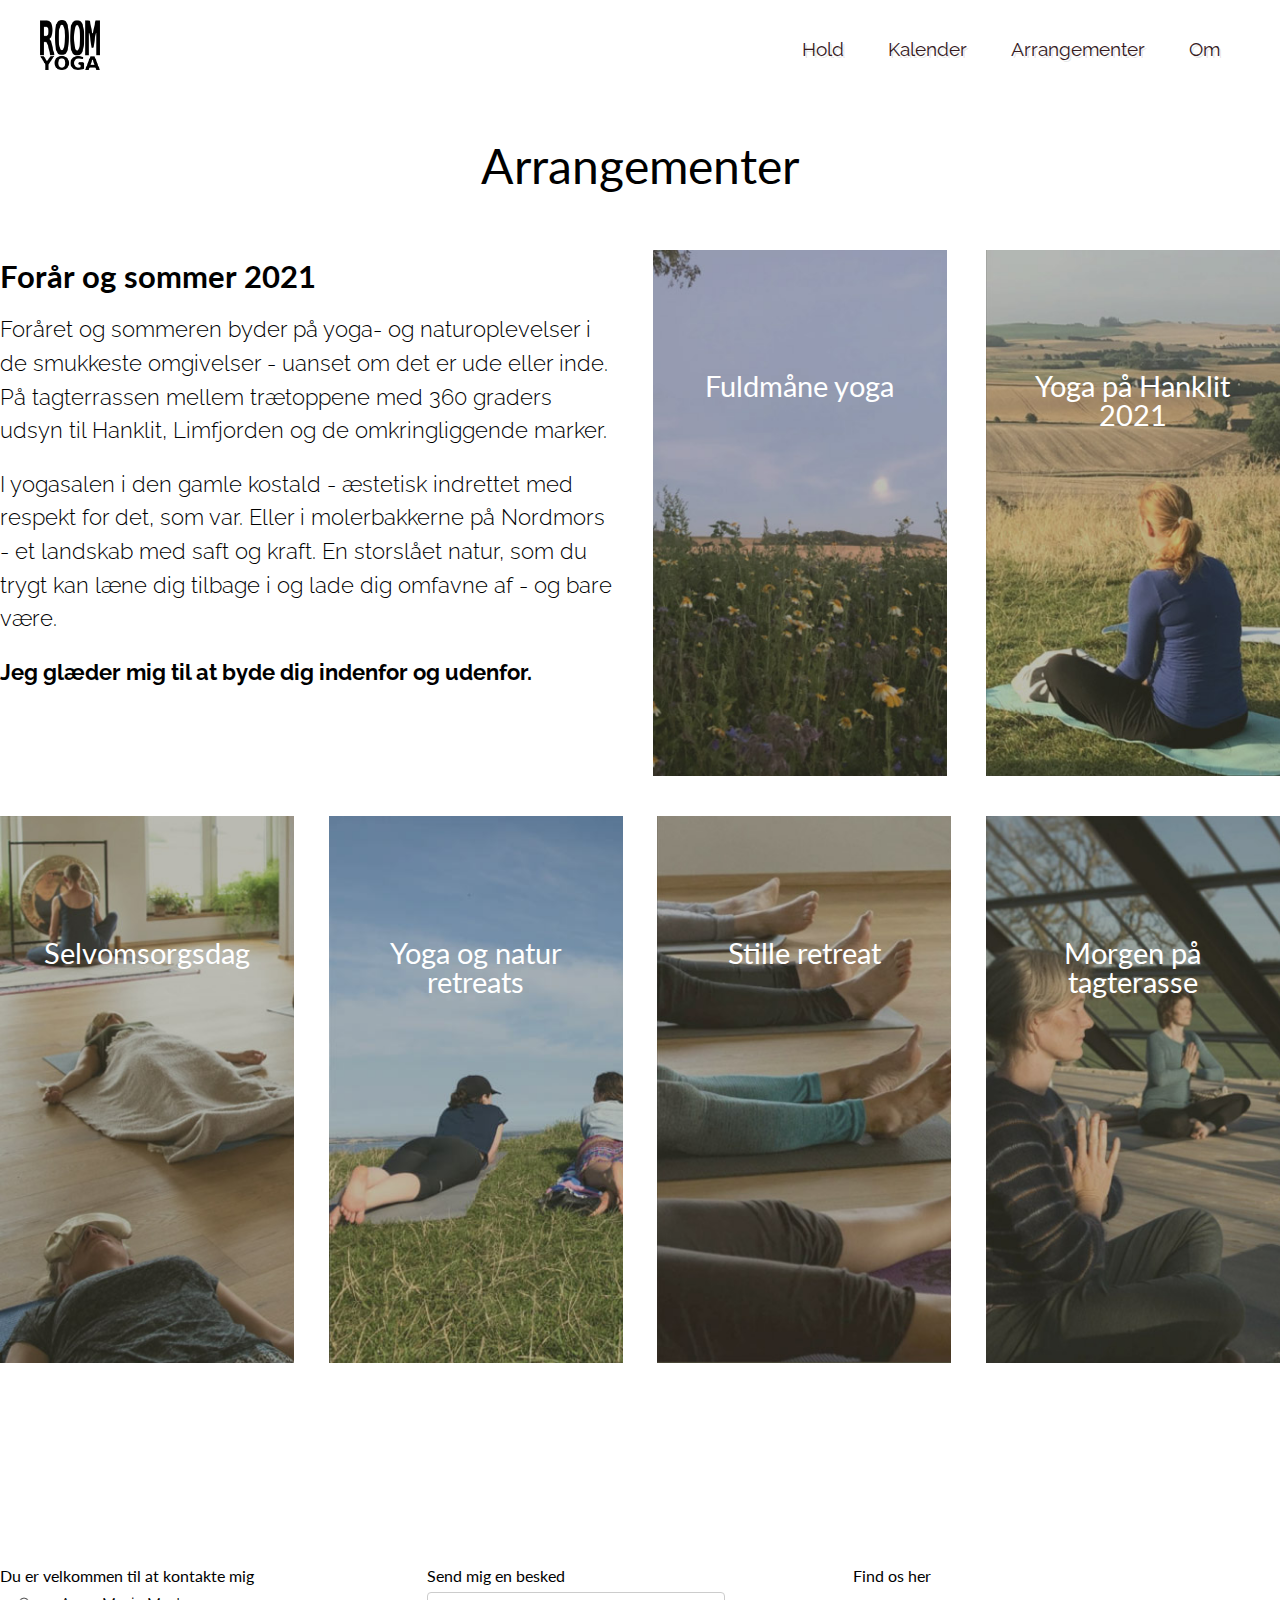
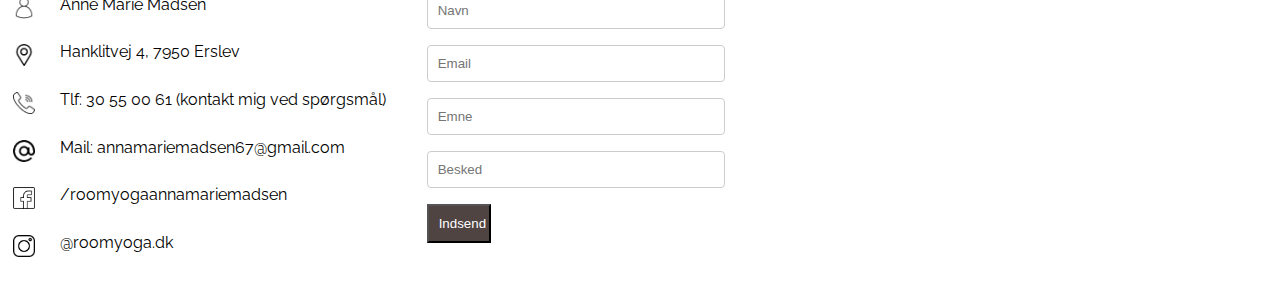
<file: arrangementer.html>
<!DOCTYPE html>
<html lang="da">

<head>
    <meta charset="UTF-8">
    <title>ROOM Yoga</title>
    <link rel="stylesheet" href="css/style.css">
    <link rel="icon" href="img/room.jpg">
    <meta name="keywords" content="ROOM Yoga" />
    <meta name="description" content="ROOM Yoga" />
    <meta name="facebook:title" content="ROOM Yoga">
    <meta name="facebook:description" content="ROOM Yoga" class="next-head">
    <meta name="twitter:title" content="ROOM Yoga">
    <meta name="twitter:description" content="ROOM Yoga">
    <meta name="viewport" content="width=device-width,initial-scale=1.0">
    <link rel="preconnect" href="https://fonts.gstatic.com">
    <link href="https://fonts.googleapis.com/css2?family=Lato:wght@300&display=swap" rel="stylesheet">
    <link rel="preconnect" href="https://fonts.gstatic.com">
    <link href="https://fonts.googleapis.com/css2?family=Raleway:wght@300&display=swap" rel="stylesheet">
</head>

<body>
    <header class="wrapper2">
        <a href="index.html">
            <img src="img/room2.png" alt="bob">
        </a>
        <ul>
            <li><a href="hold.html">Hold</a></li>
            <li><a href="kalender.html">Kalender</a></li>
            <li><a href="arrangementer.html">Arrangementer</a></li>
            <li><a href="om.html">Om</a></li>
        </ul>
    </header>
    <main id="hold-side">
        <div class="wrapper2">
            <article class="holdet">
                <h1>Arrangementer</h1>

                <div class="flex">
                    <section class="arrang-tekst">
                        <h2>Forår og sommer 2021</h2>
                        <p>Foråret og sommeren byder på yoga- og naturoplevelser i de smukkeste omgivelser - uanset om det er ude eller inde. På tagterrassen mellem trætoppene med 360 graders udsyn til Hanklit, Limfjorden og de omkringliggende marker. </p>
                        <p>I yogasalen i den gamle kostald - æstetisk indrettet med respekt for det, som var. Eller i molerbakkerne på Nordmors - et landskab med saft og kraft. En storslået natur, som du trygt kan læne dig tilbage i og lade dig omfavne af - og bare være.</p>
                        <strong>Jeg glæder mig til at byde dig indenfor og udenfor.</strong>
                    </section>
                    <section class="kort fuldmane">
                        <div class="info green">
                            <h2>Fuldmåne yoga</h2>
                            <p>“vi vil lave dejlig fuldmåne yoga, fuldmåne meditation, gong meditation og savasana.”</p>
                            <a class="myBtn" href="retreat.html">Læs mere</a>
                        </div>
                    </section>
                    <section class="kort hanklit">
                        <div class="info green">
                            <h2>Yoga på Hanklit 2021</h2>
                            <p>“du vil stille og roligt blive guidet igennem en time med elementer fra Kundalini Yoga, Hatha Yoga og Yin Yoga.”</p>
                            <a class="myBtn" href="retreat.html">Læs mere</a>
                        </div>
                    </section>
                    <section class="kort selvom">
                        <div class="info green">
                            <h2>Selvomsorgsdag</h2>
                            <p>Lad op med selvomsorg i de skønneste omgivelser i området omkring Hanklit, vi ynder at kalde Lille Himalaya”</p>
                            <a class="myBtn" href="retreat.html">Læs mere</a>
                        </div>
                    </section>
                    <section class="kort naturretreat">
                        <div class="info green">
                            <h2>Yoga og natur retreats</h2>
                            <p>“autentiske og nærværende yogaoplevelser i naturskønne omgivelser.</p>
                            <a class="myBtn" href="retreat.html">Læs mere</a>
                        </div>
                    </section>
                    <section class="kort stilleretreat">
                        <div class="info green">
                            <h2>Stille retreat</h2>
                            <p>“stille væren og tid til fordybelse i de skønneste omgivelser og i den skønneste natur.”</p>
                            <a class="myBtn" href="retreat.html">Læs mere</a>
                        </div>
                    </section>
                    <section class="kort morgen">
                        <div class="info green">
                            <h2>Morgen på tagterasse</h2>
                            <p>“Fokus på åndedræt og mobilitet. Lave øvelser der strækker og masserer maven, stimulerer fordøjelsen og de indre organer.”</p>
                            <a class="myBtn" href="retreat.html">Læs mere</a>
                        </div>
                    </section>
                </div>
            </article>
        </div>
    </main>
    <footer class="wrapper2">
        <div id="om">
            <h2>Du er velkommen til at kontakte mig</h2>
            <div id="person">
                <img src="img/user.png" alt="person">
                <p>Anne Marie Madsen</p>
            </div>
            <div id="lokation">
                <img src="img/pin.png" alt="lokation">
                <p>Hanklitvej 4, 7950 Erslev </p>
            </div>
            <div id="tlf">
                <img src="img/call.png" alt="tlf">
                <p>Tlf: 30 55 00 61 (kontakt mig ved spørgsmål) </p>
            </div>
            <div id="at">
                <img src="img/at.png" alt="mail">
                <p>Mail: annamariemadsen67@gmail.com </p>
            </div>
            <div>
                <img id="fb" src="img/face.png" alt="facebook">
                <p>/roomyogaannamariemadsen</p>
            </div>
            <div>
                <img id="ig" src="img/insta.png" alt="instagram">
                <p>@roomyoga.dk</p>
            </div>

        </div>
        <div id="find">
            <h2>Send mig en besked</h2>
            <div id="form">
                <form>
                    <input type="text" id="fname" name="firstname" placeholder="Navn">
                    <input type="text" id="lname" name="lastname" placeholder="Email">
                    <input type="text" id="ename" name="lastname" placeholder="Emne">
                    <input type="text" id="besked" name="lastname" placeholder="Besked"> <br>
                    <input type="submit" value="Indsend">
                </form>
            </div>
        </div>
        <div id="kort">
            <h2>Find os her</h2>
            <iframe src="https://www.google.com/maps/embed?pb=!1m18!1m12!1m3!1d2179.7244763704184!2d8.73356561590288!3d56.88496711157161!2m3!1f0!2f0!3f0!3m2!1i1024!2i768!4f13.1!3m3!1m2!1s0x46499c1d4002a3d9%3A0x1698b3ec0a9607b5!2sHanklitvej%204%2C%207950%20Erslev!5e0!3m2!1sda!2sdk!4v1622035295175!5m2!1sda!2sdk"></iframe>
        </div>
        <script> </script>
    </footer>
</body>
</file>
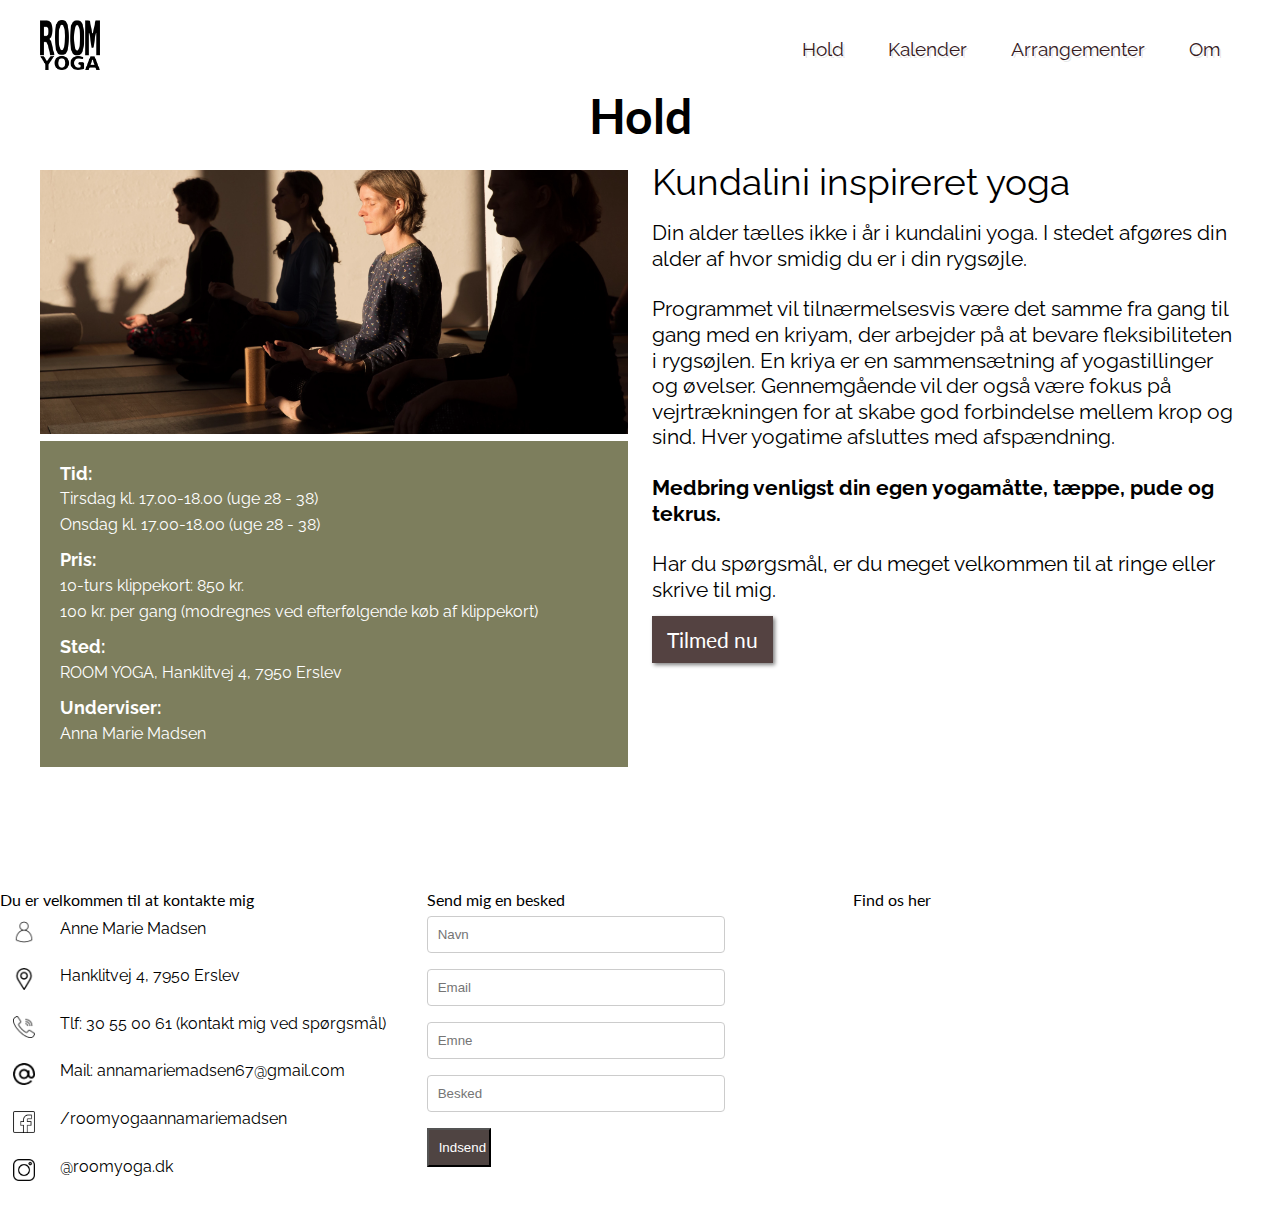
<file: event.html>
<!DOCTYPE html>
<html lang="en">

<head>
    <meta charset="UTF-8">
    <title>ROOM Yoga</title>
    <link rel="stylesheet" href="css/style.css">
    <link rel="icon" href="img/room.jpg">
    <meta name="keywords" content="ROOM Yoga" />
    <meta name="description" content="ROOM Yoga" />
    <meta name="facebook:title" content="ROOM Yoga">
    <meta name="facebook:description" content="ROOM Yoga" class="next-head">
    <meta name="twitter:title" content="ROOM Yoga">
    <meta name="twitter:description" content="ROOM Yoga">
    <meta name="viewport" content="width=device-width,initial-scale=1.0">
    <link rel="preconnect" href="https://fonts.gstatic.com">
    <link href="https://fonts.googleapis.com/css2?family=Lato:wght@300&display=swap" rel="stylesheet">
    <link href="https://cdnjs.cloudflare.com/ajax/libs/font-awesome/4.7.0/css/font-awesome.min.css" rel="stylesheet" />
    <link rel="preconnect" href="https://fonts.gstatic.com">
    <link href="https://fonts.googleapis.com/css2?family=Raleway:wght@300&display=swap" rel="stylesheet">
</head>

<body>
    <header class="wrapper2">
        <a href="index.html">
            <img src="img/room2.png" alt="bob">
        </a>
        <ul>
            <li><a href="hold.html">Hold</a></li>
            <li><a href="kalender.html">Kalender</a></li>
            <li><a href="arrangementer.html">Arrangementer</a></li>
            <li><a href="om.html">Om</a></li>
        </ul>
    </header>
    <main class="wrapper">
        <article class="modal" id="modal">
            <h1>Hold</h1>
            <div class="flex-modal">
                <div id="modal-venstre">
                    <img id="modal-img" src="img/bob2.jpeg" alt="">
                    <div id="modal-tid">
                        <strong>Tid:</strong>
                        <p>Tirsdag kl. 17.00-18.00 (uge 28 - 38)</p>
                        <p>Onsdag kl. 17.00-18.00 (uge 28 - 38)</p>
                        <strong>Pris:</strong>
                        <p>10-turs klippekort: 850 kr.</p>
                        <p>100 kr. per gang (modregnes ved efterfølgende køb af klippekort)</p>
                        <strong>Sted:</strong>
                        <p>ROOM YOGA, Hanklitvej 4, 7950 Erslev</p>
                        <strong>Underviser:</strong>
                        <p>Anna Marie Madsen</p>
                    </div>
                </div>
                <div id="modal-hojre">
                    <h3>Kundalini inspireret yoga</h3>
                    <p>Din alder tælles ikke i år i kundalini yoga. I stedet afgøres din alder af hvor smidig du er i din rygsøjle. </p>
                    <p>Programmet vil tilnærmelsesvis være det samme fra gang til gang med en kriyam, der arbejder på at bevare fleksibiliteten i rygsøjlen. En kriya er en sammensætning af yogastillinger og øvelser. Gennemgående vil der også være fokus på vejrtrækningen for at skabe god forbindelse mellem krop og sind. Hver yogatime afsluttes med afspændning.</p>
                    <strong>Medbring venligst din egen yogamåtte, tæppe, pude og tekrus. </strong>
                    <p>Har du spørgsmål, er du meget velkommen til at ringe eller skrive til mig.</p>
                    <a href="#" class="s-link">Tilmed nu</a>
                </div>
            </div>
        </article>
    </main>
    <footer class="wrapper2">
        <div id="om">
            <h2>Du er velkommen til at kontakte mig</h2>
            <div id="person">
                <img src="img/user.png" alt="person">
                <p>Anne Marie Madsen</p>
            </div>
            <div id="lokation">
                <img src="img/pin.png" alt="lokation">
                <p>Hanklitvej 4, 7950 Erslev </p>
            </div>
            <div id="tlf">
                <img src="img/call.png" alt="tlf">
                <p>Tlf: 30 55 00 61 (kontakt mig ved spørgsmål) </p>
            </div>
            <div id="at">
                <img src="img/at.png" alt="mail">
                <p>Mail: annamariemadsen67@gmail.com </p>
            </div>
            <div>
                <img id="fb" src="img/face.png" alt="facebook">
                <p>/roomyogaannamariemadsen</p>
            </div>
            <div>
                <img id="ig" src="img/insta.png" alt="instagram">
                <p>@roomyoga.dk</p>
            </div>

        </div>
        <div id="find">
            <h2>Send mig en besked</h2>
            <div id="form">
                <form>
                    <input type="text" id="fname" name="firstname" placeholder="Navn">
                    <input type="text" id="lname" name="lastname" placeholder="Email">
                    <input type="text" id="ename" name="lastname" placeholder="Emne">
                    <input type="text" id="besked" name="lastname" placeholder="Besked"> <br>
                    <input type="submit" value="Indsend">
                </form>
            </div>
        </div>
        <div id="kort">
            <h2>Find os her</h2>
            <iframe src="https://www.google.com/maps/embed?pb=!1m18!1m12!1m3!1d2179.7244763704184!2d8.73356561590288!3d56.88496711157161!2m3!1f0!2f0!3f0!3m2!1i1024!2i768!4f13.1!3m3!1m2!1s0x46499c1d4002a3d9%3A0x1698b3ec0a9607b5!2sHanklitvej%204%2C%207950%20Erslev!5e0!3m2!1sda!2sdk!4v1622035295175!5m2!1sda!2sdk"></iframe>
        </div>
        <script> </script>
    </footer>
</body>
</file>
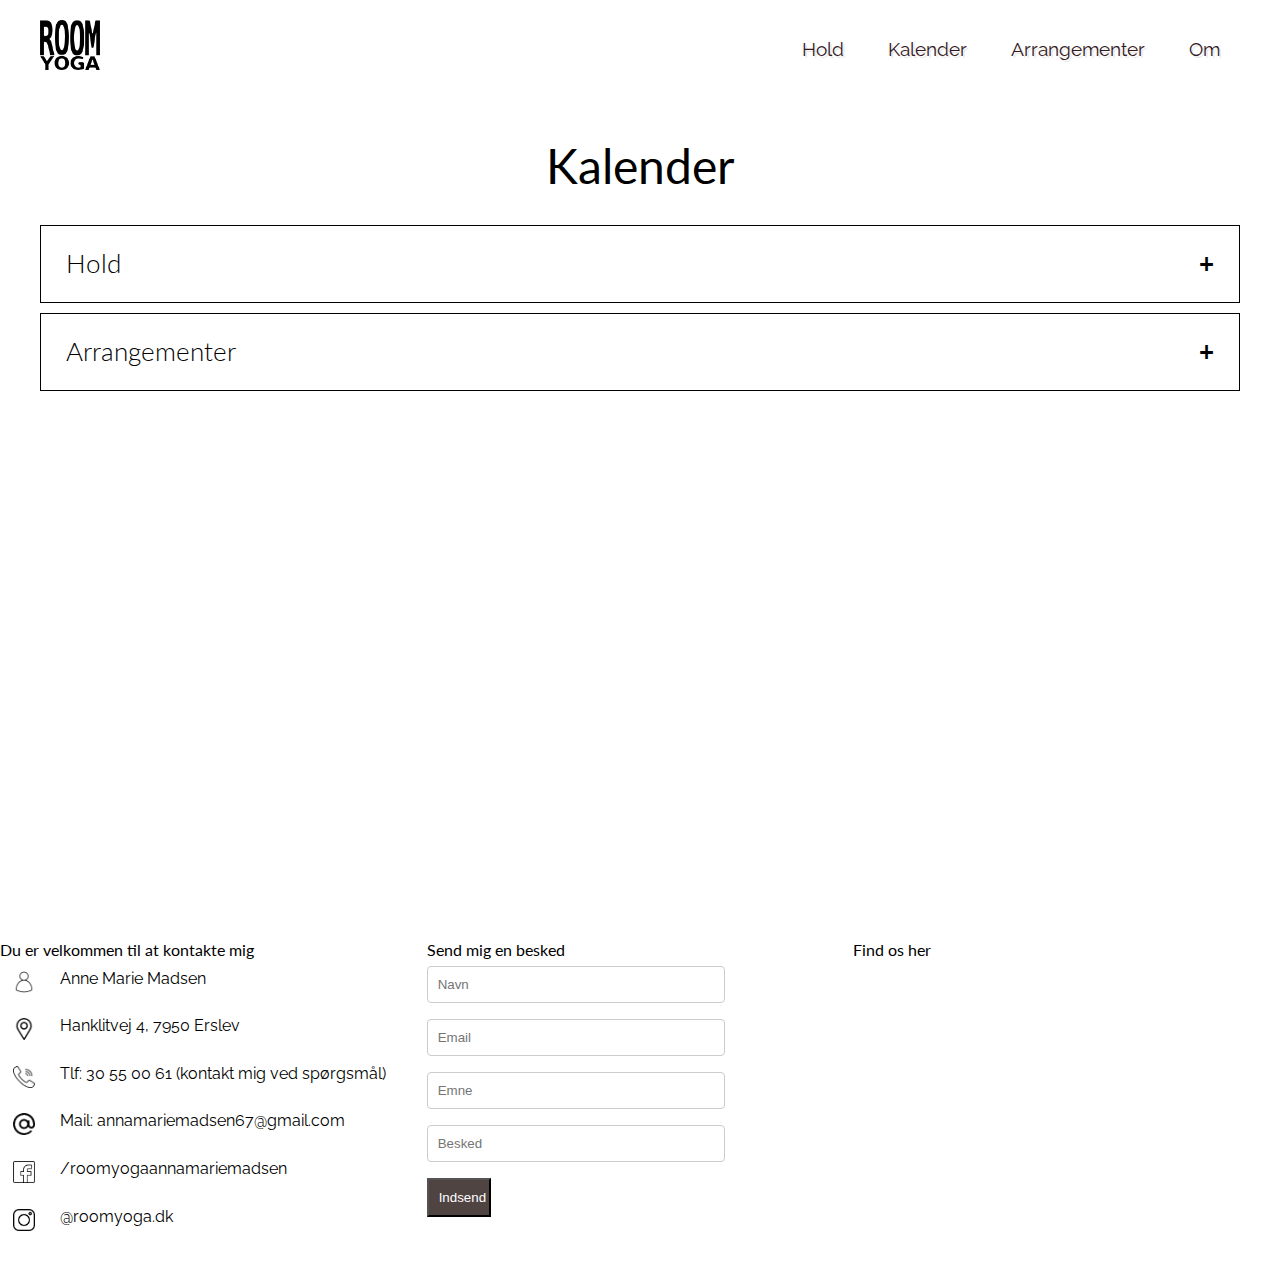
<file: kalender.html>
<!DOCTYPE html>
<html lang="da">

<head>
    <meta charset="UTF-8">
    <title>ROOM Yoga</title>
    <link rel="stylesheet" href="css/style.css">
    <link rel="icon" href="img/room.jpg">
    <meta name="keywords" content="ROOM Yoga" />
    <meta name="description" content="ROOM Yoga" />
    <meta name="facebook:title" content="ROOM Yoga">
    <meta name="facebook:description" content="ROOM Yoga" class="next-head">
    <meta name="twitter:title" content="ROOM Yoga">
    <meta name="twitter:description" content="ROOM Yoga">
    <meta name="viewport" content="width=device-width,initial-scale=1.0">
    <link rel="preconnect" href="https://fonts.gstatic.com">
    <link href="https://fonts.googleapis.com/css2?family=Lato:wght@300&display=swap" rel="stylesheet">
    <link rel="preconnect" href="https://fonts.gstatic.com">
    <link href="https://fonts.googleapis.com/css2?family=Raleway:wght@300&display=swap" rel="stylesheet">
</head>

<body>
    <header class="wrapper2">
        <a href="index.html">
            <img src="img/room2.png" alt="bob">
        </a>
        <ul>
            <li><a href="hold.html">Hold</a></li>
            <li><a href="kalender.html">Kalender</a></li>
            <li><a href="arrangementer.html">Arrangementer</a></li>
            <li><a href="om.html">Om</a></li>
        </ul>
    </header>
    <main id="underside">
        <article id="">
            <h1>Kalender</h1>
            <div class="wrapper">
                <button type="button" class="collabs collabs2" id="knap">Hold</button>
                <div id="hold-info">
                    <h3>26. Maj</h3>
                    <div class="grid-container">
                        <div class="gridi grid-1">
                            <p>Mandag</p>
                        </div>
                        <div class="gridi grid-2">
                            <p>Tirsdag</p>
                        </div>
                        <div class="gridi grid-3">
                            <p>Onsdag</p>
                        </div>
                        <div class="gridi grid-4">
                            <p>Torsdag</p>
                        </div>
                        <div class="gridi grid-5">
                            <p>Fredag</p>
                        </div>
                        <div class="grid man1">
                            <p>6</p>
                        </div>
                        <div class="grid tir1">
                            <p>7</p>
                        </div>
                        <div class="grid ons1">
                            <p>Yin Yang<br> Yoga</p>
                            <p>09:30-11:00</p><a href="event.html">Læs mere</a>
                        </div>
                        <div class="grid tor1">
                            <p>Slow<br> Yoga</p>
                            <p>09:30-11:00</p><a href="event.html">Læs mere</a>
                        </div>
                        <div class="grid fre1">
                            <p>10</p>
                        </div>
                        <div class="grid man2">
                            <p>11</p>
                        </div>
                        <div class="grid tir2">
                            <p>Kundalini<br>inspireret yoga</p>
                            <p>11:30-13:00</p><a href="event.html">Læs mere</a>
                        </div>
                        <div class="grid ons2">
                            <p>13</p>
                        </div>
                        <div class="grid tor2">
                            <p>14</p>
                        </div>
                        <div class="grid fre2">
                            <p>15</p>
                        </div>
                        <div class="grid man3">
                            <p>16</p>
                        </div>
                        <div class="grid tir3">
                            <p>Yin Yang<br> Yoga</p>
                            <p>13:30-15:00</p><a href="event.html">Læs mere</a>
                        </div>
                        <div class="grid ons3">
                            <p>Kundalini<br>inspireret yoga</p>
                            <p>13:30-15:00</p><a href="event.html">Læs mere</a>
                        </div>
                        <div class="grid tor3">
                            <p>Yin Yang<br> Yoga</p>
                            <p>13:30-15:00</p><a href="event.html">Læs mere</a>
                        </div>
                        <div class="grid fre3">
                            <p>20</p>
                        </div>
                        <div class="grid man4">
                            <p>21</p>
                        </div>
                        <div class="grid tir4">
                            <p>22</p>
                        </div>
                        <div class="grid ons4">
                            <p>Mande<br> Yoga</p>
                            <p>15:30-17:00</p><a href="event.html">Læs mere</a>
                        </div>
                        <div class="grid tor4">
                            <p>Mande<br> Yoga</p>
                            <p>15:30-17:00</p><a href="event.html">Læs mere</a>
                        </div>
                        <div class="grid fre4">
                            <p>25</p>
                        </div>
                    </div>
                </div>
                <button id="js-knap" type="button" class="collabs">Arrangementer</button>
                <div id="retreat">
                    <div id="filtrering"></div>
                    <div id="skudtud"></div>
                </div>
            </div>
        </article>

    </main>
    <footer class="wrapper2">
        <div id="om">
            <h2>Du er velkommen til at kontakte mig</h2>
            <div id="person">
                <img src="img/user.png" alt="person">
                <p>Anne Marie Madsen</p>
            </div>
            <div id="lokation">
                <img src="img/pin.png" alt="lokation">
                <p>Hanklitvej 4, 7950 Erslev </p>
            </div>
            <div id="tlf">
                <img src="img/call.png" alt="tlf">
                <p>Tlf: 30 55 00 61 (kontakt mig ved spørgsmål) </p>
            </div>
            <div id="at">
                <img src="img/at.png" alt="mail">
                <p>Mail: annamariemadsen67@gmail.com </p>
            </div>
            <div>
                <img id="fb" src="img/face.png" alt="facebook">
                <p>/roomyogaannamariemadsen</p>
            </div>
            <div>
                <img id="ig" src="img/insta.png" alt="instagram">
                <p>@roomyoga.dk</p>
            </div>

        </div>
        <div id="find">
            <h2>Send mig en besked</h2>
            <div id="form">
                <form>
                    <input type="text" id="fname" name="firstname" placeholder="Navn">
                    <input type="text" id="lname" name="lastname" placeholder="Email">
                    <input type="text" id="ename" name="lastname" placeholder="Emne">
                    <input type="text" id="besked" name="lastname" placeholder="Besked"> <br>
                    <input type="submit" value="Indsend">
                </form>
            </div>
        </div>
        <div id="kort">
            <h2>Find os her</h2>
            <iframe src="https://www.google.com/maps/embed?pb=!1m18!1m12!1m3!1d2179.7244763704184!2d8.73356561590288!3d56.88496711157161!2m3!1f0!2f0!3f0!3m2!1i1024!2i768!4f13.1!3m3!1m2!1s0x46499c1d4002a3d9%3A0x1698b3ec0a9607b5!2sHanklitvej%204%2C%207950%20Erslev!5e0!3m2!1sda!2sdk!4v1622035295175!5m2!1sda!2sdk"></iframe>
        </div>
        <script src="js/js.js"></script>
    </footer>
</body>

</html>
</file>
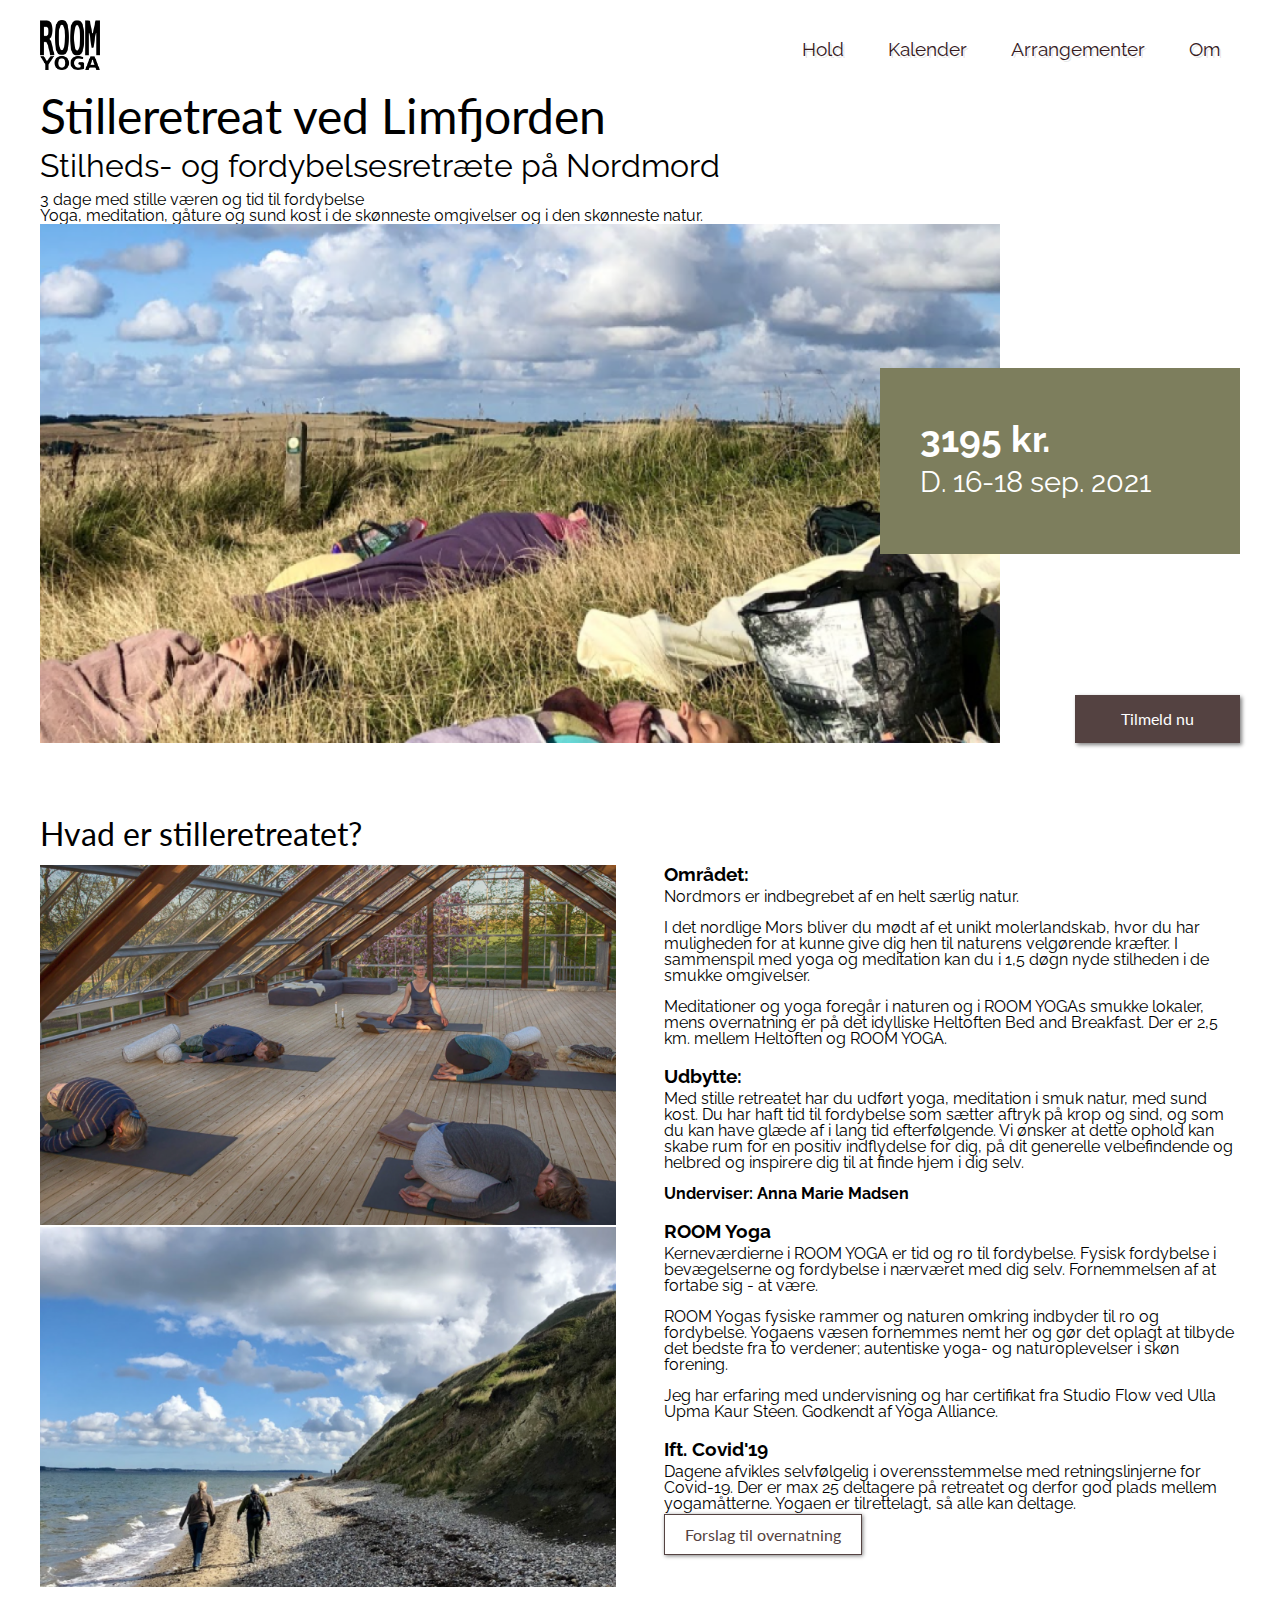
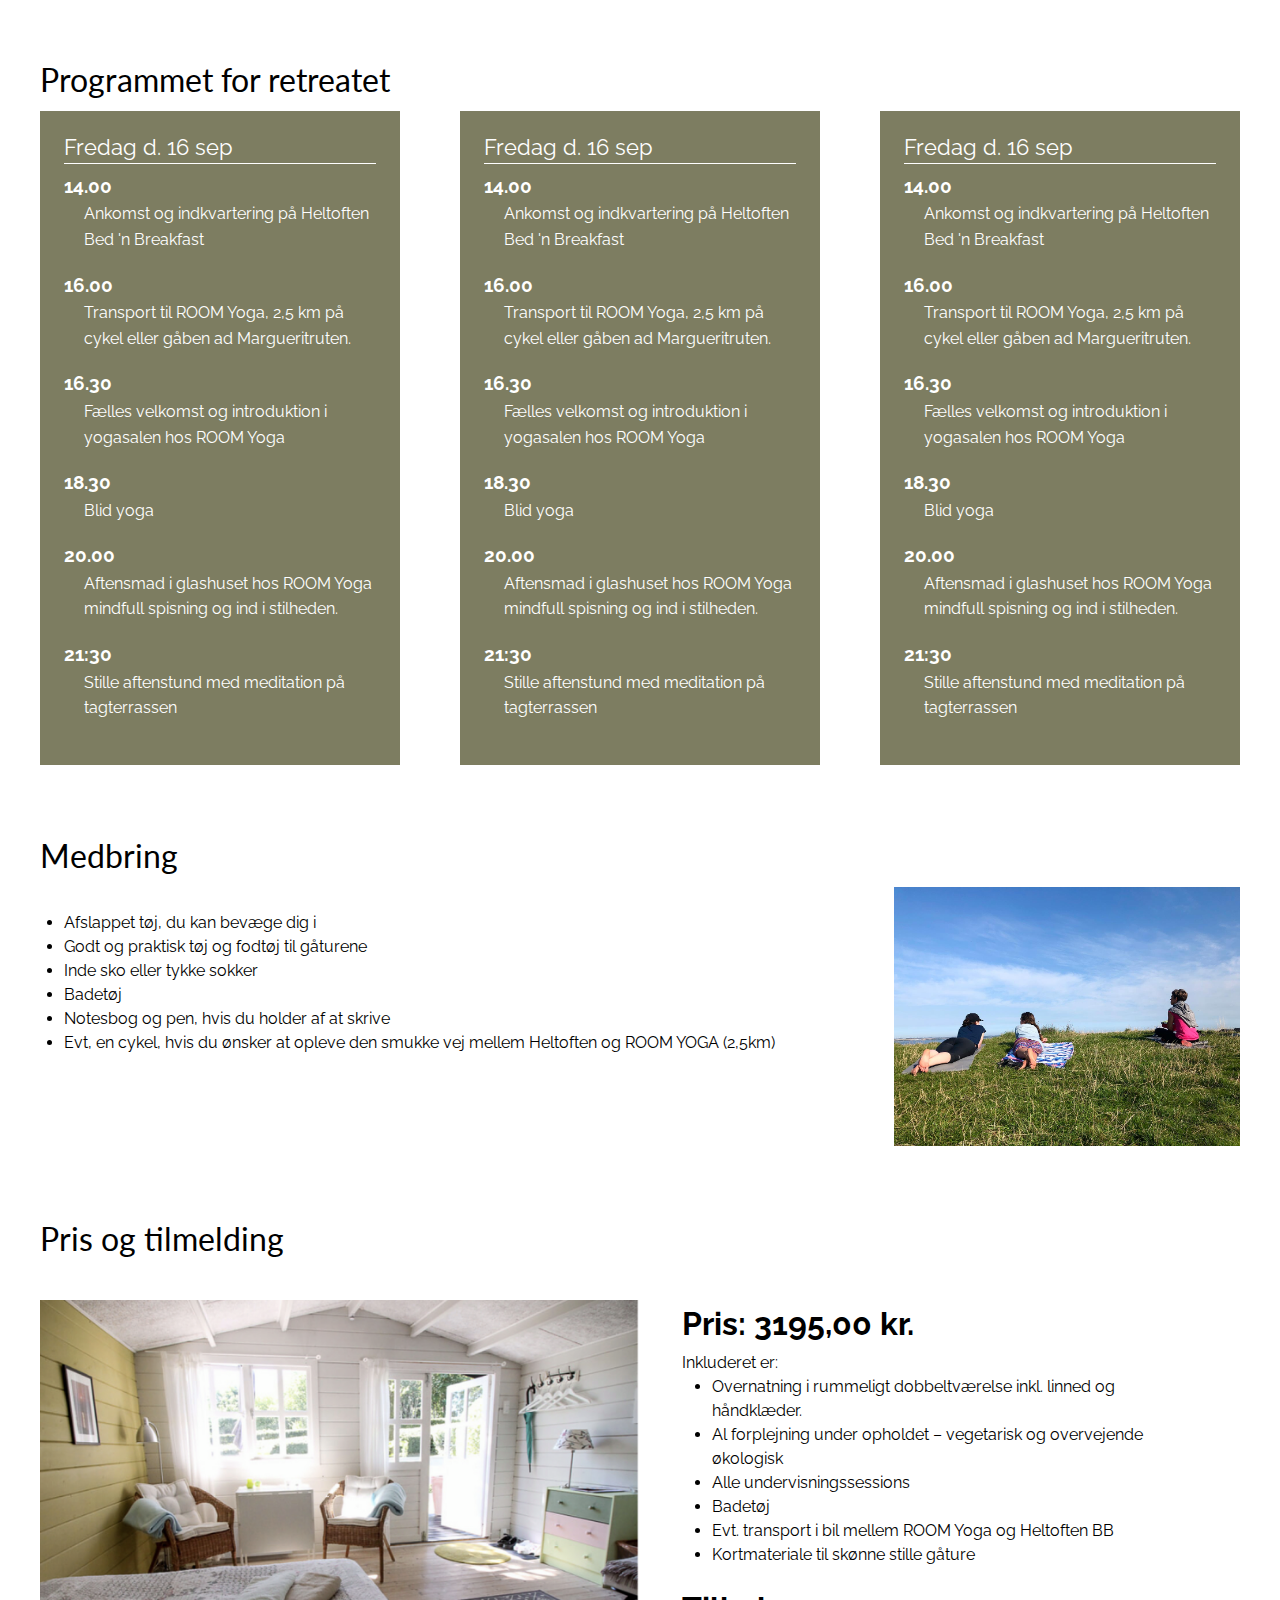
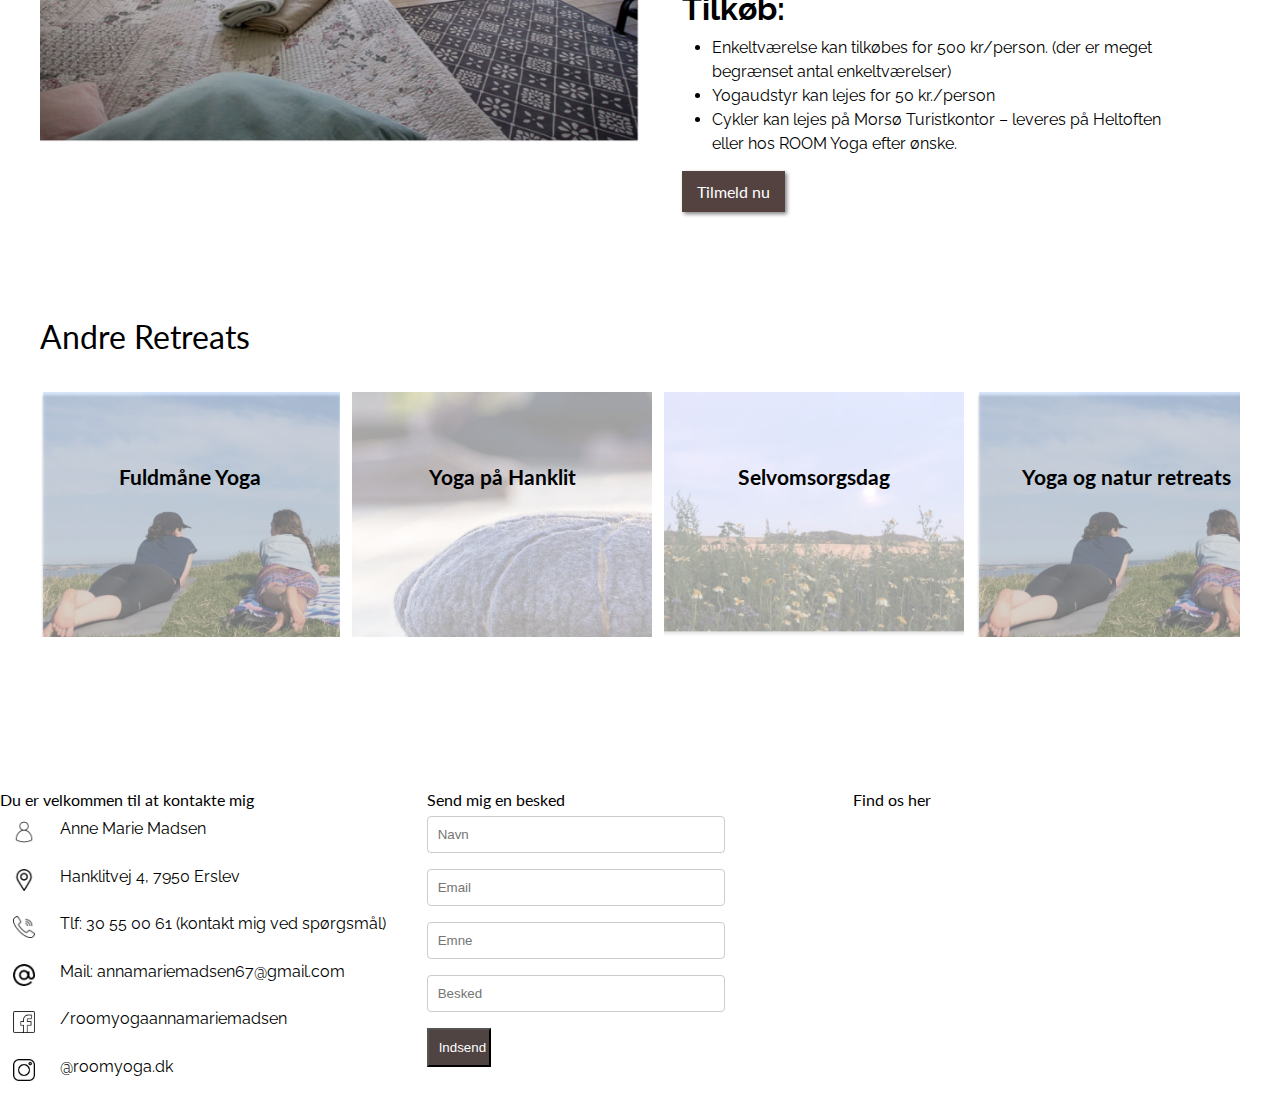
<file: retreat.html>
<!DOCTYPE html>
<html lang="da">

<head>
    <meta charset="UTF-8">
    <title>ROOM Yoga</title>
    <link rel="stylesheet" href="css/style.css">
    <link rel="icon" href="img/room.jpg">
    <meta name="keywords" content="ROOM Yoga" />
    <meta name="description" content="ROOM Yoga" />
    <meta name="facebook:title" content="ROOM Yoga">
    <meta name="facebook:description" content="ROOM Yoga" class="next-head">
    <meta name="twitter:title" content="ROOM Yoga">
    <meta name="twitter:description" content="ROOM Yoga">
    <meta name="viewport" content="width=device-width,initial-scale=1.0">
    <link rel="preconnect" href="https://fonts.gstatic.com">
    <link href="https://fonts.googleapis.com/css2?family=Lato:wght@300&display=swap" rel="stylesheet">
    <link rel="preconnect" href="https://fonts.gstatic.com">
    <link href="https://fonts.googleapis.com/css2?family=Raleway:wght@300&display=swap" rel="stylesheet">
</head>

<body>
    <header class="wrapper2">
        <a href="index.html">
            <img src="img/room2.png" alt="bob">
        </a>
        <ul>
            <li><a href="hold.html">Hold</a></li>
            <li><a href="kalender.html">Kalender</a></li>
            <li><a href="arrangementer.html">Arrangementer</a></li>
            <li><a href="om.html">Om</a></li>
        </ul>
    </header>
    <main class="wrapper retreat-side">
        <article class="retreat-top">
            <h1>Stilleretreat ved Limfjorden</h1>
            <h3>Stilheds- og fordybelsesretræte på Nordmord</h3>
            <p>3 dage med stille væren og tid til fordybelse</p>
            <p>Yoga, meditation, gåture og sund kost i de skønneste omgivelser og i den skønneste natur.</p>
            <div class="flex retreat-img">
                <img src="img/retreat.png" alt="retreat">
                <div class="retreat-pris">
                    <div>
                        <strong>3195 kr.</strong>
                        <p>D. 16-18 sep. 2021</p>
                    </div>
                    <a href="#" class="s-link">Tilmeld nu</a>
                </div>
            </div>
        </article>
        <article id="retreat-hvader">
            <h2>Hvad er stilleretreatet?</h2>
            <section class="flex">
                <div class="hvader-info">
                    <img src="img/retreat-pic.png" alt="">
                    <img src="img/retreat-pic2.png" alt="">
                </div>
                <div class="hvader-info">
                    <h3>Området:</h3>
                    <p>Nordmors er indbegrebet af en helt særlig natur.</p>
                    <p>I det nordlige Mors bliver du mødt af et unikt molerlandskab, hvor du har muligheden for at kunne give dig hen til naturens velgørende kræfter. I sammenspil med yoga og meditation kan du i 1,5 døgn nyde stilheden i de smukke omgivelser. </p>
                    <p>Meditationer og yoga foregår i naturen og i ROOM YOGAs smukke lokaler, mens overnatning er på det idylliske Heltoften Bed and Breakfast. Der er 2,5 km. mellem Heltoften og ROOM YOGA.</p>
                    <h3>Udbytte:</h3>
                    <p>Med stille retreatet har du udført yoga, meditation i smuk natur, med sund kost. Du har haft tid til fordybelse som sætter aftryk på krop og sind, og som du kan have glæde af i lang tid efterfølgende. Vi ønsker at dette ophold kan skabe rum for en positiv indflydelse for dig, på dit generelle velbefindende og helbred og inspirere dig til at finde hjem i dig selv. </p>
                    <strong>Underviser: Anna Marie Madsen</strong>
                    <h3>ROOM Yoga</h3>
                    <p>Kerneværdierne i ROOM YOGA er tid og ro til fordybelse. Fysisk fordybelse i bevægelserne og fordybelse i nærværet med dig selv. Fornemmelsen af at fortabe sig - at være. </p>
                    <p>ROOM Yogas fysiske rammer og naturen omkring indbyder til ro og fordybelse. Yogaens væsen fornemmes nemt her og gør det oplagt at tilbyde det bedste fra to verdener; autentiske yoga- og naturoplevelser i skøn forening.</p>
                    <p>Jeg har erfaring med undervisning og har certifikat fra Studio Flow ved Ulla Upma Kaur Steen. Godkendt af Yoga Alliance.
                    </p>
                    <h3>Ift. Covid'19</h3>
                    <p>Dagene afvikles selvfølgelig i overensstemmelse med retningslinjerne for Covid-19. Der er max 25 deltagere på retreatet og derfor god plads mellem yogamåtterne. Yogaen er tilrettelagt, så alle kan deltage.</p>
                    <a href="" class="p-link">Forslag til overnatning</a>
                </div>
            </section>
        </article>
        <article id="retreat-program">
            <h2>Programmet for retreatet</h2>
            <section class="retreat-flex">
                <div class="program-info">
                    <h3>Fredag d. 16 sep</h3>
                    <strong>14.00</strong>
                    <p>Ankomst og indkvartering på Heltoften Bed 'n Breakfast </p>
                    <strong>16.00</strong>
                    <p>Transport til ROOM Yoga, 2,5 km på cykel eller gåben ad Margueritruten. </p>
                    <strong>16.30</strong>
                    <p>Fælles velkomst og introduktion i yogasalen hos ROOM Yoga </p>
                    <strong>18.30</strong>
                    <p>Blid yoga</p>
                    <strong>20.00</strong>
                    <p>Aftensmad i glashuset hos ROOM Yoga
                        mindfull spisning og ind i stilheden. </p>
                    <strong>21:30</strong>
                    <p>Stille aftenstund med meditation på tagterrassen</p>
                </div>
                <div class="program-info">
                    <h3>Fredag d. 16 sep</h3>
                    <strong>14.00</strong>
                    <p>Ankomst og indkvartering på Heltoften Bed 'n Breakfast </p>
                    <strong>16.00</strong>
                    <p>Transport til ROOM Yoga, 2,5 km på cykel eller gåben ad Margueritruten. </p>
                    <strong>16.30</strong>
                    <p>Fælles velkomst og introduktion i yogasalen hos ROOM Yoga </p>
                    <strong>18.30</strong>
                    <p>Blid yoga</p>
                    <strong>20.00</strong>
                    <p>Aftensmad i glashuset hos ROOM Yoga
                        mindfull spisning og ind i stilheden. </p>
                    <strong>21:30</strong>
                    <p>Stille aftenstund med meditation på tagterrassen</p>
                </div>
                <div class="program-info">
                    <h3>Fredag d. 16 sep</h3>
                    <strong>14.00</strong>
                    <p>Ankomst og indkvartering på Heltoften Bed 'n Breakfast </p>
                    <strong>16.00</strong>
                    <p>Transport til ROOM Yoga, 2,5 km på cykel eller gåben ad Margueritruten. </p>
                    <strong>16.30</strong>
                    <p>Fælles velkomst og introduktion i yogasalen hos ROOM Yoga </p>
                    <strong>18.30</strong>
                    <p>Blid yoga</p>
                    <strong>20.00</strong>
                    <p>Aftensmad i glashuset hos ROOM Yoga
                        mindfull spisning og ind i stilheden. </p>
                    <strong>21:30</strong>
                    <p>Stille aftenstund med meditation på tagterrassen</p>
                </div>
            </section>
        </article>
        <article id="retreat-medbringe">
            <h2>Medbring</h2>
            <div id="retreat-medbring">
                <ul id="medbring">
                    <li>Afslappet tøj, du kan bevæge dig i </li>
                    <li>Godt og praktisk tøj og fodtøj til gåturene </li>
                    <li>Inde sko eller tykke sokker</li>
                    <li>Badetøj</li>
                    <li>Notesbog og pen, hvis du holder af at skrive </li>
                    <li>Evt, en cykel, hvis du ønsker at opleve den smukke vej mellem Heltoften og ROOM YOGA (2,5km)</li>
                </ul>
                <div id="medbringbillede">
                    <img src="img/8b.yoga-og-natur.JPG" alt="">
                </div>
            </div>
        </article>
        <article id="retreat-prise">
            <h2>Pris og tilmelding</h2>
            <section id="retreat-pris">
                <div id="prisbillede">
                    <img src="img/hotel.png" alt="">
                </div>
                <div id="priser">
                    <h2><strong>Pris: 3195,00 kr.</strong></h2>
                    <h3>Inkluderet er:</h3>
                    <ul>
                        <li>Overnatning i rummeligt dobbeltværelse inkl. linned og håndklæder. </li>
                        <li>Al forplejning under opholdet – vegetarisk og overvejende økologisk </li>
                        <li>Alle undervisningssessions</li>
                        <li>Badetøj</li>
                        <li>Evt. transport i bil mellem ROOM Yoga og Heltoften BB</li>
                        <li>Kortmateriale til skønne stille gåture</li>
                    </ul>
                    <h2 id="tilkob"><strong>Tilkøb:</strong></h2>
                    <ul>

                        <li>Enkeltværelse kan tilkøbes for 500 kr/person. (der er meget begrænset antal enkeltværelser) </li>
                        <li>Yogaudstyr kan lejes for 50 kr./person </li>
                        <li>Cykler kan lejes på Morsø Turistkontor – leveres på Heltoften eller hos ROOM Yoga efter ønske. </li>
                    </ul>
                    <br>
                    <a href="" class="s-link">Tilmeld nu</a>
                </div>
            </section>
        </article>
        <article class="andre-reteats">
            <h2>Andre Retreats</h2>
            <div class="scrollable">
                <a src="retreat.html" class="s1">
                    Fuldmåne Yoga
                </a>
                <a src="retreat.html" class="s2">
                    Yoga på Hanklit
                </a>
                <a src="retreat.html" class="s3">
                    Selvomsorgsdag
                </a>
                <a src="retreat.html" class="s1">
                    Yoga og natur retreats
                </a>
                <a src="retreat.html" class="s2">
                    Stille retreat
                </a>
                <a src="retreat.html" class="s3">
                    Morgen på tagterasse
                </a>
                <!--
                <img src="img/scroll1.png" alt="">
                <img src="img/scoll2.png" alt="">
                <img src="img/scroll3.png" alt="">
                <img src="img/scroll1.png" alt="">
                <img src="img/scoll2.png" alt="">
                <img src="img/scroll3.png" alt="">
                <img src="img/scroll1.png" alt="">
-->
            </div>
        </article>
        <script src="js/js.js"></script>
    </main>
    <footer class="wrapper2">
        <div id="om">
            <h2>Du er velkommen til at kontakte mig</h2>
            <div id="person">
                <img src="img/user.png" alt="person">
                <p>Anne Marie Madsen</p>
            </div>
            <div id="lokation">
                <img src="img/pin.png" alt="lokation">
                <p>Hanklitvej 4, 7950 Erslev </p>
            </div>
            <div id="tlf">
                <img src="img/call.png" alt="tlf">
                <p>Tlf: 30 55 00 61 (kontakt mig ved spørgsmål) </p>
            </div>
            <div id="at">
                <img src="img/at.png" alt="mail">
                <p>Mail: annamariemadsen67@gmail.com </p>
            </div>
            <div>
                <img id="fb" src="img/face.png" alt="facebook">
                <p>/roomyogaannamariemadsen</p>
            </div>
            <div>
                <img id="ig" src="img/insta.png" alt="instagram">
                <p>@roomyoga.dk</p>
            </div>

        </div>
        <div id="find">
            <h2>Send mig en besked</h2>
            <div id="form">
                <form>
                    <input type="text" id="fname" name="firstname" placeholder="Navn">
                    <input type="text" id="lname" name="lastname" placeholder="Email">
                    <input type="text" id="ename" name="lastname" placeholder="Emne">
                    <input type="text" id="besked" name="lastname" placeholder="Besked"> <br>
                    <input type="submit" value="Indsend">
                </form>
            </div>
        </div>
        <div id="kort">
            <h2>Find os her</h2>
            <iframe src="https://www.google.com/maps/embed?pb=!1m18!1m12!1m3!1d2179.7244763704184!2d8.73356561590288!3d56.88496711157161!2m3!1f0!2f0!3f0!3m2!1i1024!2i768!4f13.1!3m3!1m2!1s0x46499c1d4002a3d9%3A0x1698b3ec0a9607b5!2sHanklitvej%204%2C%207950%20Erslev!5e0!3m2!1sda!2sdk!4v1622035295175!5m2!1sda!2sdk"></iframe>
        </div>
        <script> </script>
    </footer>
</body>
</file>
<file: css/style.css>
/* http://meyerweb.com/eric/tools/css/reset/ 
   v2.0 | 20110126
   License: none (public domain)
*/

html,
body,
div,
span,
applet,
object,
iframe,
h1,
h2,
h3,
h4,
h5,
h6,
p,
blockquote,
pre,
a,
abbr,
acronym,
address,
big,
cite,
code,
del,
dfn,
em,
img,
ins,
kbd,
q,
s,
samp,
small,
strike,
strong,
sub,
sup,
tt,
var,
b,
u,
i,
center,
dl,
dt,
dd,
ol,
ul,
li,
fieldset,
form,
label,
legend,
table,
caption,
tbody,
tfoot,
thead,
tr,
th,
td,
article,
aside,
canvas,
details,
embed,
figure,
figcaption,
footer,
header,
hgroup,
menu,
nav,
output,
ruby,
section,
summary,
time,
mark,
audio,
video,
button {
    margin: 0;
    padding: 0;
    border: 0;
    font-size: 100%;
    font: inherit;
    vertical-align: baseline;
}

/* HTML5 display-role reset for older browsers */
article,
aside,
details,
figcaption,
figure,
footer,
header,
hgroup,
menu,
nav,
section,
strong {
    display: block;
}

body {
    line-height: 1;

}

ol,
ul {}

blockquote,
q {
    quotes: none;
}

blockquote:before,
blockquote:after,
q:before,
q:after {
    content: '';
    content: none;
}

table {
    border-collapse: collapse;
    border-spacing: 0;
}

body {
    font-family: lato;
}

h3,
strong,
p,
li {
    font-family: raleway;
}



a {
    text-decoration: none;
}

video,
img {
    max-width: 100%;
}

main {
    min-height: 80vh;
    margin-top: 50px;
}

/* Header__________________________________________ */
header {
    color: black;
    padding: 20px 40px;
    align-items: baseline;
    z-index: 1;
    position: relative;
    display: block;
}

header ul li {
    display: inline-block;
    padding: 20px;
    text-decoration: none;
    font-size: 1.2em;
    text-shadow: 2px 2px rgba(0, 0, 0, 0.1);
}

header a {
    text-decoration: none;
    color: #34191D;
}

header ul {
    display: inline;
    float: right;
}

header img {
    width: 60px;
}

/*Main_____________________ */
/*Forside_____________ */
#forside-video {
    width: 100%;
    height: 80vh;
    overflow: hidden;
    justify-content: center;
    align-items: center;
    display: block;
}

.forside-header img {
    opacity: 0;
}

#forside-video video {
    position: absolute;
    top: 0;
    left: 0;
    object-fit: cover;
    width: 100%;
    height: 90%;
    display: block;
}

#forside-info {
    position: relative;
    z-index: 1;
    margin: 0 auto;
    margin-top: 5%;
    padding-bottom: 10px;
    max-width: 1400px;
    /*    background: rgba(0,0,0,0.2);*/
    display: block;
    overflow: hidden;
}

#forside-info h3 {
    font-size: 2em;
    color: black;
}

#forside-info img {
    max-width: 100%;
    width: 30%
}

#testheader {
    z-index: 1;
    font-weight: bold;
}

#testt {
    display: block;
    margin-top: 32vh;
}

#forside-billede {
    background-image: url(../img/bob2.jpeg);
    background-repeat: no-repeat;
    background-attachment: fixed;
    background-size: cover;
    background-position: 50% 0;
    padding: 25% 0;
    color: white;
    margin-top: -110px;
}

h1 {
    font-size: 3em;
    padding-bottom: 10px;
}

#forside-billede h3 {
    font-size: 1.8em;
    margin-bottom: 30px;
    text-shadow: 2px 2px rgba(0, 0, 0, 0.1);
}

#forside-billede a {
    border: solid black 1px;
    background: rgba(0, 0, 0, 0.5);
    padding: 16px 40px;
    display: inline;
}

.wrapper {
    margin: 0 auto;
    max-width: 1200px;
}

.wrapper2 {
    margin: 0 auto;
    max-width: 1400px;
}

#jump-button2 {
    margin-left: 45%;
    width: 5%;
    margin-bottom: 20px;
}

#img-forside {
    width: 40%;
    margin-left: 10%;
    margin-bottom: 20px;
}

#img-forside img {
    width: 80%;
}

#tekst-forside h1 {
    font-size: 2em;
}

#tekst-forside strong {
    font: bold;
}

#tekst-forside p {
    font-size: 1.15em;
    line-height: 1.2em;
}

#tekst-forside {
    width: 40%;
    margin-right: 10%;
    font-size: 1.1em;
}

.stot {
    font-size: 2em;
    margin: 75px 0 50px;
    text-align: center;
}

.stot img {
    max-width: 300px;
    display: block;
    width: 100%;
    height: auto;
}

.flex2 {
    display: flex;
    justify-content: space-around;
    width: 75%;
    margin: 0 auto;
}

.scrollable3 {
    width: 100%;
    padding-top: 2%;
    display: flex;
    overflow-y: auto;
}

.scrollable3 div {
    width: 600px;
    min-width: 600px;
    padding: 50px;
    display: block;
    background-color: #B2B293;
    margin-right: 10px;
    text-align: center;
    font-size:1.2em;
    line-height: 1.1em;
}
.anmeldelser p{
    margin-bottom: 30px;
    font-size: 0.9em;
}

.scrollable2 {
    width: 100%;
    padding-top: 2%;
    display: flex;
    overflow-y: auto;

}

.scrollable2 div {
    background-image: url(../img/8b.yoga-og-natur.JPG);
    background-repeat: no-repeat;
    background-size: cover;
    background-position: 50% 0;
    min-width: 300px;
    padding: 200px 350px 350px 550px;
    margin-right: 10px;
    width: 100%;
}


.scrollable2 h3 {
    font-size: 2.2em;
    margin-bottom: 20px;
    font-weight: bold;
}

.scrollable2 p {
    margin-bottom: 30px;
    font-size: 1.3em;
    font-weight: lighter;
}

/*
.scrollable img {
    margin-right: 2%;
    display: block;
    max-height: 350px;
}
.scrollable a {
    text-align: center;
    display: block;
    background-repeat: no-repeat;
    background-size: cover;
    background-position: 50% 0;
    padding: 75px 0 150px;
    min-width: 300px;
    margin-right: 1%;
    font-size: 1.3em;
    cursor: pointer;
    font-weight: bold;
}
*/


/*----------------slide show anmeldelser------------------------*/
/* karusel container */
/*
.slide-container {
    width: 50%;
    position: relative;
    margin: 0 auto;
}
*/

#karusel-anmeldelser {
    margin: 8% 0;
}

#forside h2 {
    font-size: 2em;
    text-align: center;
    margin-bottom: 20px;
}

/*
.slide-container p {
    text-align: center;
    margin: 1em;
}

 Gemmer resten af af billederne 
.slider {
    display: none;
}
*/

/* Før og efter knap */
.for,
.efter {
    cursor: pointer;
    position: absolute;
    top: 50%;
    width: auto;
    margin-top: -22px;
    padding: 10px;
    color: white;
    font-weight: bold;
    font-size: 18px;
    transition: 0.2s ease;
    border-radius: 0 3px 3px 0;
    display: block;
}

/* placering af næste knap */
.efter {
    right: 0;
    border-radius: 3px 0 0 3px;
}

/* Hover effekt til før og efter knap */
.for:hover,
.efter:hover {
    background-color: rgba(0, 0, 0, 0.8);
    opacity: 0.5;

}

/* Se anmeldelser knap */
.doto {
    cursor: pointer;
    width: 200px;
    margin: 1em;
    background-color: #7D7D61;
    border: 2px solid #7D7D61;
    display: inline-block;
    color: white;
    transition: background-color 0.3s ease;
    justify-content: center;
    padding: 10px;
    font-size: 1.2em;
}

.doto:hover {
    color: #7D7D61;
    background-color: inherit;
}

.doto p {
    margin: 3%;
}

/* Fade animation */
.fade {
    -webkit-animation-name: fade;
    -webkit-animation-duration: 1.5s;
    animation-name: fade;
    animation-duration: 1.5s;
}

@-webkit-keyframes fade {
    from {
        opacity: .4
    }

    to {
        opacity: 1
    }
}

@keyframes fade {
    from {
        opacity: .4
    }

    to {
        opacity: 1
    }
}

#karo {
    margin-left: 10%;
    margin-right: 10%;
    width: 80%;
    justify-content: center;
}

/*Underside_____________ */

/*Hold-side/arrangementer_____________*/

/*Modal*/
/* The Modal (background) */
/*
.modal {
    display: none;
    position: fixed;
    z-index: 1;
    padding-top: 100px;
    left: 0;
    top: 0;
    width: 100%;
    height: 100%;
    overflow: auto;
    background-color: rgb(0, 0, 0);
    background-color: rgba(0, 0, 0, 0.4);
    transition: all ease-in-out 0.3s;
}

 Modal Content 
.modal-content {
    background-color: #fefefe;
    margin: 5% auto;
    padding: 20px;
    border: 1px solid #888;
    width: 60%;
    display: block;
    background-color: white;
}
*/

.modal h1 {
    text-align: center;
    font-weight: bold;
    font-size: 3em;
    margin-bottom: 20px;
}

.flex-modal {
    display: flex;
    line-height: 1.6em;
    justify-content: space-between;
}

#modal-venstre strong {
    font-weight: bold;
    font-size: 1.1em;
    margin-top: 10px;
    display: block;
}

#modal-hojre p {
    margin: 1.2em 0;
}

#modal-hojre,
#modal-venstre {
    width: 49%;
    display: block;
}

#modal-hojre {
    font-size: 1.3em;
}

#modal-hojre {}

#modal-hojre h3 {
    font-size: 1.8em;
    display: block;
}

#modal-tid {
    background-color: #7D7E5D;
    color: white;
    padding: 10px 20px 20px 20px;
}

#modal-img {
    width: 100%;
}


/* The Close Button */
.close {
    color: #000;
    float: right;
    font-size: 3em;
    font-weight: bold;
}

.close:hover,
.close:focus {
    color: #aaaaaa;
    text-decoration: none;
    cursor: pointer;
}

/* Hold main */

.holdet h1,
h4 {
    text-align: center;
    margin-bottom: 10px;
}

.holdet {
    margin: 50px 0 125px;
}

.flex {
    display: flex;
    flex-wrap: wrap;
    justify-content: space-between;
}

.kort {
    margin-top: 40px;
    display: block;
    position: relative;
    width: 23%;
    text-align: center;
    padding: 8% 0 12%;
    font-size: 1.8em;
    color: white;
    cursor: pointer;
    opacity: 1;
    transition: all 0.3s ease-out;
}

.info {
    opacity: 1;
    position: relative;
    display: block;
    width: 90%;
    margin: 0 auto;
    box-sizing: border-box;
    padding: 20px;
    transition: all 0.3s ease-out;
}

.myBtn {
    background-color: white;
    color: #544241;
    transition: all 0.4s ease-in-out;
    box-shadow: 1px 1px 4px grey;
    padding: 10px 20px;
    border: 1px solid white;
}

.myBtn:hover {
    background: rgba(0, 0, 0, 0);
    color: inherit;
    border: 1px solid white;
}

.info p,
.info a {
    opacity: 0;
    font-size: 0.7em;
    margin-top: 20px;
}

.kort:hover {
    padding: 7% 0 13%;
    transition: all 0.3s ease-in;
}

.kort:hover .lilla {
    background-color: #BBA6A5;
    transition: all 0.3s ease-in;
}

.kort:hover .lyserod {
    background-color: #CBA7A5;
    transition: all 0.3s ease-in;
}

.kort:hover .gron {
    background-color: #B2B293;
    transition: all 0.3s ease-in;
}

.kort:hover .green {
    background-color: #7D7E5D;
    transition: all 0.3s ease-in;
}

.kort:hover .info p {
    opacity: 1;
    transition: all 0.3s ease-in;
}

.kort:hover .info a {
    opacity: 1;
    transition: all 0.3s ease-in;
}

.info a {
    background-color: white;
    color: #544241;
    border: solid #544241 1px;
    display: block;
    margin: 0 auto;
    margin-top: 10px;
    width: 50%;
}

.kort:hover .info {
    opacity: 1;
    transition: all 0.3s ease-in;
}

.arrang-tekst {
    width: 48%;
    margin-top: 50px;
    display: block;
    font-size: 1.4em;
    line-height: 1.5em;
}

.arrang-tekst p {
    margin-bottom: 20px;
    font-weight: 300
}

strong {
    font-weight: bold;
}

.arrang-tekst h2 {
    font-size: 1.4em;
    font-weight: bold;
    margin-bottom: 20px;
}

.fuldmane {
    background-image: url(../img/fuldmane.jpg);
    background-repeat: no-repeat;
    background-size: cover;
}

.hanklit {
    background-image: url(../img/hanklit.jpg);
    background-repeat: no-repeat;
    background-size: cover;
}

.selvom {
    background-image: url(../img/selvom.jpg);
    background-repeat: no-repeat;
    background-size: cover;
}

.naturretreat {
    background-image: url(../img/naturretreat.jpg);
    background-repeat: no-repeat;
    background-size: cover;
}

.stilleretreat {
    background-image: url(../img/stilleretreat.jpg);
    background-repeat: no-repeat;
    background-size: cover;
}

.morgen {
    background-image: url(../img/morgen.jpg);
    background-repeat: no-repeat;
    background-size: cover;
}

.slowy {
    background-image: url(../img/morgen-tagterrase.jpg);
    background-repeat: no-repeat;
    background-size: cover;
}

.yiny {
    background-image: url(../img/morgen-tagterrase.jpg);
    background-repeat: no-repeat;
    background-size: cover;
}

.kunda {
    background-image: url(../img/morgen-tagterrase.jpg);
    background-repeat: no-repeat;
    background-size: cover;
}

.mande {
    background-image: url(../img/morgen-tagterrase.jpg);
    background-repeat: no-repeat;
    background-size: cover;
}



/*Modal - hold_________*/


/*Klippekort______*/
.klippekort-section {
    max-width: 1200px;
    margin: 0 auto;
}

.klippekort-section h2 {
    font-size: 2em;
    text-align: center;
    margin-bottom: 30px;
    font-weight: bold;
}

.klippekort-section h3 {
    font-size: 1.1em;
    padding-bottom: 30px;
    text-align: center;
    width: 60%;
    margin: 0 auto;
}

.klippekort {
    text-align: center;
    display: block;
    background-color: #B2B293;
    width: 28%;
    padding: 40px 0;
    box-shadow: 2px 2px 4px grey;
}

.klippekort img {
    height: 150px;
}

.klippe-info {
    display: grid;
    grid-template-columns: 10% 90%;
    grid-template-rows: 25% 25% 25% 25%;
    grid-row-gap: 12px;
    margin: 30px 40px 40px;
    text-align: left;
}

.opacity {
    opacity: 0;
}

.klippekort strong {
    font-size: 2em;
    font-weight: bold;
    display: block;
    margin-bottom: 10px;
}

.klippekort a {
    background-color: #544241;
    color: white;
    padding: 10px 14px;
    display: block;
    width: 30%;
    text-decoration: none;
    margin: 0 auto;
}

.medsmat {
    text-align: center;
    margin: 50px 0;
}

/*Kalender_______________________*/
#underside h1 {
    width: 100%;
    text-align: center;
    margin-bottom: 2%;
}

.collabs,
.collabs2 {
    cursor: pointer;
    padding: 25px 25px;
    width: 100%;
    border: solid 1px black;
    text-align: left;
    font-size: 1.6em;
    background-color: white;
    margin-bottom: 10px;
    font-weight: 300;
}

#retreat,
#hold-info {
    background-color: white;
    max-height: 0;
    overflow: hidden;
    transition: max-height 0.4s ease-out;
}

.active,
.collabs:hover {
    background: rgba(0, 0, 0, 0.05)
}

.collabs:after,
.collabs2:after {
    content: '\002B';
    color: black;
    font-weight: bold;
    float: right;
    margin-left: 5px;
}

.active:after {
    content: "\2212";
}


/*Arrangementer____________*/
.retreats {
    display: flex;
    flex-wrap: wrap;
    border: 1px solid black;
    margin-bottom: 2em;
    align-items: center;
    background-color: #7D7D61;
}

.retreat-info {
    width: 56%;
    padding: 2%;
    background-color: white;
}

.retreat-info h3 {
    font-size: 1.5em;
    font-weight: bold;
    color: #544241;
    margin-bottom: 20px;
}

.retreat-info a {
    padding: 1em 0;
    display: inline-block;
    border: 1px solid #544241;
    margin-top: 20px;
    text-align: center;
    width: 20%;
    transition-duration: 0.2s;
}

.s-link {
    background-color: #544241;
    color: white;
    transition: all 0.4s ease-in-out;
    padding: 10px 14px;
    box-shadow: 2px 2px 4px grey;
    border: #544241 1px solid;
}

.s-link:hover {
    background-color: white;
    color: #544241;

}

.p-link {
    background-color: white;
    color: #544241;
    transition: all 0.4s ease-in-out;
    box-shadow: 1px 1px 4px grey;
    padding: 10px 20px;
    border: 1px solid #544241;
}

.p-link:hover {
    background-color: #544241;
    color: white;
}

.t {
    width: 20%;
    color: white;
    font-size: 1.6em;
    font-weight: bold;
    text-align: center;
}

.t p {
    margin: 0 auto;
}

/*Hundeliste*/
#js-test {}

#js-knap {
    display: block;

}

/*Retreat side________ */
.retreat-side article {
    margin-bottom: 75px;
}

.retreat-top h3 {
    font-size: 2em;
    margin-bottom: 10px;
}

.retreat-img img {
    width: 80%;
}

.retreat-pris {
    width: 30%;
    margin-left: -10%;
}

.retreat-pris div {
    display: block;
    background-color: #7D7E5D;
    padding: 50px 40px;
    color: white;
    font-size: 1.8em;
    margin-top: 40%;
    line-height: 1.5em;
}

.retreat-pris strong {
    font-size: 1.3em;
}

.retreat-pris a {
    float: right;
    margin-top: 39%;
    padding: 15px 45px;
}

.retreat-side h2 {
    font-size: 2em;
    margin-bottom: 15px;
}

div.hvader-info {
    display: block;
    width: 48%;
}

.hvader-info img {
    max-width: 100%;
}

.hvader-info h3 {
    font-size: 1.2em;
    font-weight: bold;
    margin: 20px 0 5px;
}

.hvader-info h3:first-child {
    margin-top: 0;
}

.hvader-info p {

    margin-bottom: 15px;
}

.retreat-flex {
    display: flex;
    flex-wrap: wrap;
    justify-content: space-between;
}

.program-info {
    width: 26%;
    color: white;
    display: block;
    background-color: #7D7D61;
    padding: 2%;
    line-height: 1.6em;
}

.program-info h3 {
    font-size: 1.4em;
    border-bottom: 1px solid white;
    padding-bottom: 2px;
    margin-bottom: 10px;
}

.program-info strong {
    font-size: 1.2em;
}

.program-info p {
    margin: 2px 0 20px 20px;
}

#medbring {
    padding: 1.5em;
    line-height: 1.5em;
    width: 70%;
}

#retreat-medbring {
    display: flex;
}

#medbringbillede {
    width: 30%;
}

#priser {
    padding: 1.6em;
    line-height: 1.5em;
    width: 40%;
    margin: 1em;
}

#priser li {
    margin-left: 30px;
}

#tilkob {
    margin-top: 30px;
}

#retreat-pris {
    display: flex;
}

#prisbillede {
    width: 50%;
    margin-top: 30px;
}

#dotto {
    text-align: center;
}

.scrollable {
    width: 100%;
    padding-top: 2%;
    display: flex;
    overflow-y: auto;

}

::-webkit-scrollbar {
    -webkit-appearance: none;
    width: 0px;
    height: 10px;
}

::-webkit-scrollbar-thumb {
    border-radius: 0px;
    background-color: #544241;
    box-shadow: 0 0 1px rgba(255, 255, 255, .5);
}

.scrollable img {
    margin-right: 2%;
    display: block;
    max-height: 400px;
}

.scrollable a {
    text-align: center;
    display: block;
    background-repeat: no-repeat;
    background-size: cover;
    background-position: 50% 0;
    padding: 75px 0 150px;
    min-width: 300px;
    margin-right: 1%;
    font-size: 1.3em;
    cursor: pointer;
    font-weight: bold;
}

.s1 {
    background-image: url(../img/scroll1.png);
}

.s2 {
    background-image: url(../img/scoll2.png);
}

.s3 {
    background-image: url(../img/scroll3.png);
}



/*Hold under kalender_____________________________ */

#hold-info {
    text-align: center;
}

#hold-info h3 {
    font-size: 1.6em;
    font-weight: bold;
    margin-bottom: 20px;
}

.grid-container {
    display: grid;
    grid-template-columns: 20% 20% 20% 20% 20%;
    grid-template-rows: 2% 24.5% 24.5% 24.5% 24.5%;
    margin: 0 5%;
}

.grid {
    background-color: rgba(255, 255, 255, 0.8);
    border: 1px solid rgba(0, 0, 0, 0.8);
    color: white;
    padding: 12%;
    font-size: 1.1em;
    font-weight: bolder;
    margin: 5%;
}

.grid p {
    padding-bottom: 10px;
}

#hold-info a {
    font-size: 0.7em;
    padding: 10px;
    background-color: white;
    border: black solid 1px;
    display: block;
    margin-top: 5px;
    color: black;
    transition-duration: 0.2s
}

#hold-info a:hover {
    background-color: inherit;
    color: white;
    border: white 2px solid;
    padding: 9px;
}

.ons1,
.tir3,
.tor3 {
    background-color: #CBA7A5;
}

.tor1 {
    background-color: #B8A7A5
}

.tir2,
.ons3 {
    background-color: #B2B293;
}

.ons4,
.tor4 {
    background-color: #7D7D61;
}



/*Om-side_______*/

#om-top {
    text-align: center;
    margin-bottom: 10px;
}

#video-div {
    position: relative;
    margin: 40px 0;
}

.om-video {
    transition-duration: 1s;
    position: relative;
    z-index: 0;
}

.jump-button {
    margin: 20px 0;
}

.video-play {
    z-index: 1;
    top: 0;
    width: 100%;
    left: 0;
    padding: 24.8% 0;
    position: absolute;
    text-align: center;
    font-size: 5em;
    background: rgba(255, 255, 255, 0.5);
    transition: all ease-in-out 0.5s;
    /*
    vertical-align: middle;
    background: rgba(0, 0, 0, 0.2);
    font-size: 5em;
    background-repeat: no-repeat;
    cursor: pointer;
    position: absolute;
    left: 0%;
    right: 0%;
    top: 10%;
    bottom: 0%;
    margin: auto;
    background-size: contain;
    background-position: center;
    transition: all ease-in-out 0.3s;
*/
}

#om-info h2 {
    text-align: center;
    font-size: 3em;
    margin: 50px 0 20px;
}

.timeline {
    background-image: url(../img/timeline.jpg);
    background-repeat: no-repeat;
    background-attachment: fixed;
    background-size: cover;
    background-position: 50% 0;
    position: relative;
    color: black;
    padding-top: 10px;
    margin: 0 auto;
}

.timeline::after {
    content: '';
    position: absolute;
    width: 0.8%;
    background-color: black;
    top: 0;
    bottom: 0;
    left: 50%;
    margin-left: -5px;
    margin-top: 150px;
    margin-bottom: 150px;
}

.timeline h4 {
    text-align: center;
    font-size: 2em;
    margin-bottom: 30px;
}

.timeline-box {
    padding: 10% 0;
}

.container {
    width: 45%;
    color: black;
    line-height: 1.8em;
    font-size: 1.1em;
    text-shadow: 1px 1px rgba(0, 0, 0, 0.2);
}


.container h3 {
    font-size: 2em;
    margin-bottom: 10px;
}

.container li {
    margin-left: 30px;
    font-style: italic;
}

.container ul {
    margin-bottom: 10px;
}

.container img {
    max-width: 100%;
}

.rejsen {
    display: block;
    padding-bottom: 40px;
}

/*Footer*/

#om div {
    display: flex;
}

#om img {
    padding: 0.8em;
    max-width: 22px;
}

#om p {
    padding: 0.8em;
}

iframe {
    height: 90%;
    width: 100%;
}

footer {
    display: flex;
    width: 100%;
    padding: 80px 0 20px;
}

footer div {
    width: 100%;
}

#kontakte h2 {
    font-size: 1.2em;
    font-weight: bold;
}

/* formular*/

input[type=text],
select {
    width: 70%;
    margin: 8px 0;
    display: inline-block;
    border: 1px solid #ccc;
    border-radius: 4px;
    padding: 10px;
    box-sizing: border-box;
}

input[type=submit] {
    width: 15%;
    background-color: #4F4442;
    color: white;
    margin: 8px 0;
    cursor: pointer;
    padding: 10px;
}
</file>
